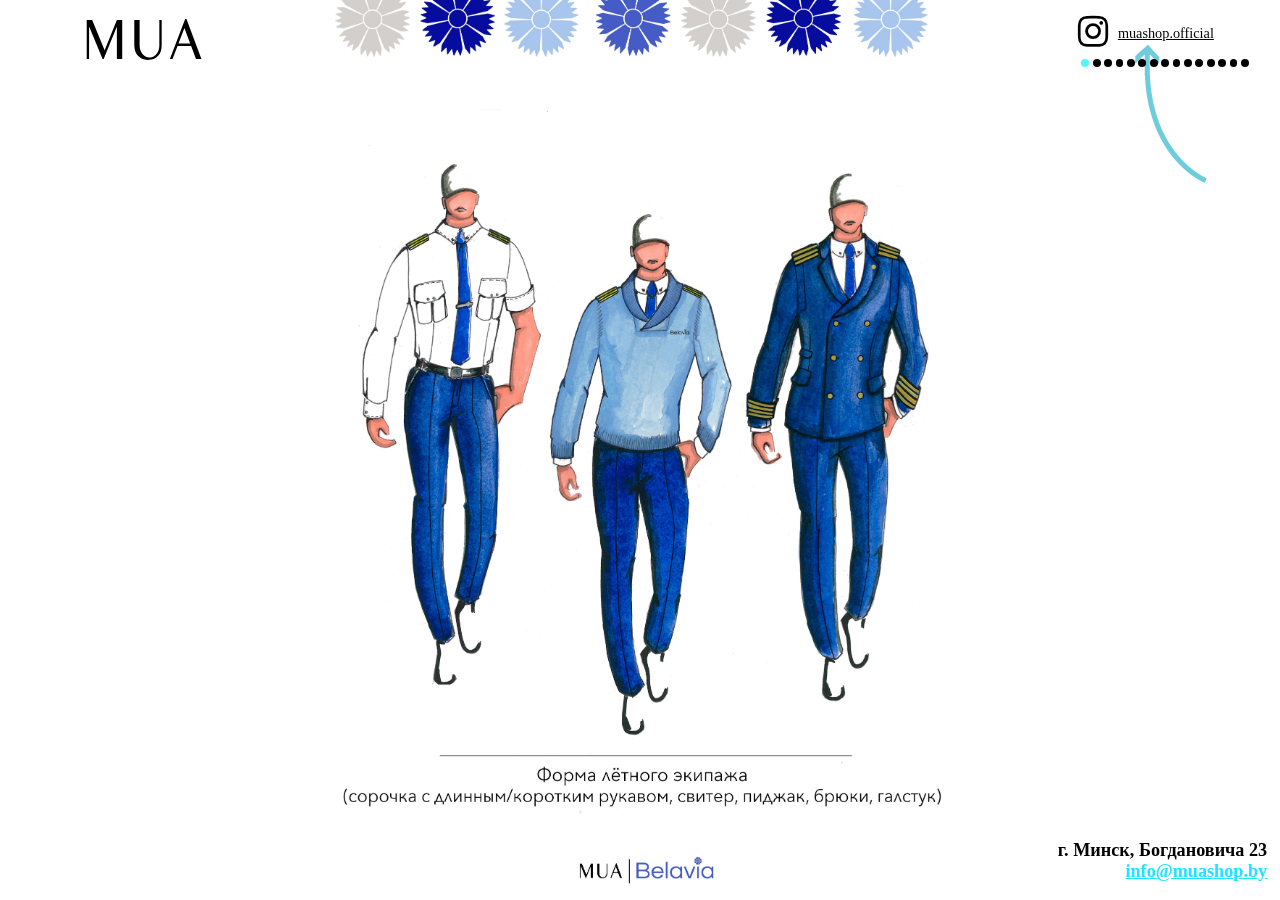
<file: index.html>
<!DOCTYPE html>
<html lang="en">
<head>
    <meta charset="utf-8">
    <title>MUA. Капсульные коллекции женской одежды</title>

    <meta http-equiv="Content-Type" content="text/html; charset=UTF-8">
    <meta name="viewport" content="user-scalable=no, width=device-width, initial-scale=1, maximum-scale=1">

    <meta name="Description" content="Женская одежда от MUA — это уникальное сочетание отличного качества, стиля,  яркого дизайна и демократичной цены.">
    <meta name="Keywords" content="mua, muashop, муа, муа шоп, муашоп, женская одежда">
    <link rel="shortcut icon" href="pic/favicon.ico" type="image/x-icon">
    <link rel="icon" href="pic/favicon.ico" type="image/x-icon">


    <link rel="stylesheet" href="https://maxcdn.bootstrapcdn.com/font-awesome/4.4.0/css/font-awesome.min.css">
    <!--<link href='https://fonts.googleapis.com/css?family=PT+Serif' rel='stylesheet' type='text/css'>-->

    <link rel="stylesheet" href="css/swiper.min.css">

    <style>

        html, body {
            position: relative;
            height: 100%;
            min-height: 100%;
            overflow: hidden;
        }

        body {
            background: #ffffff;
            font-family: Helvetica Neue, Helvetica, Arial, sans-serif;
            font-size: 14px;
            color:#000;
            margin: 0;
            padding: 0;
        }
        
        .hint {
            position: absolute;
            top: 0;
            right: 0;
        }

        .swiper-container {
            width: 100%;
            height: 100%;
        }

        .swiper-pagination-bullet {
            opacity: 1;
            background: black;
            width: 0.65em;
            height: 0.65em;
            margin: 0.15em !important;
        }
        .swiper-pagination-bullet-active {
            opacity: 1;
            background: #4ff8ff;
        }

        .swiper-slide {
            text-align: center;
            font-size: 18px;
            background: #fff;

            display: -webkit-box;
            display: -ms-flexbox;
            display: -webkit-flex;
            display: flex;
            -webkit-box-pack: center;
            -ms-flex-pack: center;
            -webkit-justify-content: center;
            justify-content: center;
            -webkit-box-align: center;
            -ms-flex-align: center;
            -webkit-align-items: center;
            align-items: center;

            min-height:100% !important;
            /*background-size:cover !important;*/
            background-size: contain !important;
        }

        .swiper-pagination {
            position: absolute;
            top: 4.8em;
            font-size: 9pt !important;
            right: 0em !important;
            margin-right: -3%;
        }

        .slide-1 { background:url("pic/belavia/01.jpg") no-repeat top center; }
        .slide-2 { background:url("pic/belavia/02.jpg") no-repeat top center; }
        .slide-3 { background:url("pic/belavia/03.jpg") no-repeat top center; }
        .slide-4 { background:url("pic/belavia/04.jpg") no-repeat top center; }
        .slide-5 { background:url("pic/belavia/05.jpg") no-repeat top center; }
        .slide-6 { background:url("pic/belavia/06.jpg") no-repeat top center; }
        .slide-7 { background:url("pic/belavia/07.jpg") no-repeat top center; }
        .slide-8 { background:url("pic/belavia/08.jpg") no-repeat top center; }
        .slide-9 { background:url("pic/belavia/09.jpg") no-repeat top center; }
        .slide-10 { background:url("pic/belavia/10.jpg") no-repeat top center; }
        .slide-11 { background:url("pic/belavia/11.jpg") no-repeat top center; }
        .slide-12 { background:url("pic/belavia/12.jpg") no-repeat top center; }
        .slide-13 { background:url("pic/belavia/13.jpg") no-repeat top center; }
        .slide-14 { background:url("pic/belavia/14.jpg") no-repeat top center; }
        .slide-15 { background:url("pic/belavia/15.jpg") no-repeat top center; }

        .head {
            position: absolute;
            z-index: 10;

            padding: 0;
            margin: 0;
            width: 90%;
            left: 5%;
            top: 0;
            font-size: 150%;
            color: white !important;
        }

        .logo {
            float: left;
        }

        .logo img{
            width: 6em;
            margin: .8em;
        }

        .links {
            float: right;
            color: white !important;
            font-size: 170%;
        }

        .links a{
            color: black !important;
            font-weight: normal !important;
            /*margin: 0.5em 1.2em;*/
            position: absolute;
            right: 3em;
            top: .4em;
        }

        .links a:hover {
            color: #6acedc !important;
        }

        .links span {
            text-decoration: underline;
            font-size: 40%;
            position: absolute;
            bottom: .7em;
            left: 2.8em;
        }

        .address {
            position: absolute;
            z-index: 10;
            bottom: 2%;
            right: 1%;
            padding: 0;
            margin: 0;
            width: 100%;
            text-align: right;
            font-size: 130%;
            color: black !important;
            font-family: 'PT Serif', serif;
            font-weight: bolder;
        }

        .address a{
            color: #20e4ff !important;
            text-decoration: underline;
            font-family: 'PT Serif', serif;
        }

        .collection {
            position: absolute;
            z-index: 10;
            bottom: 23%;
            left: 0;
        }

        .collection img {
            width: 30em;
        }

        a {
            text-decoration: none;
        }

        .mobile-only{
            display: none;
        }

        @media only screen and (max-device-width: 480px) {
            .head {
                left: 0;
                width: 99%;
                top: -1%;
            }

            .logo img{
                width: 4em;
            }

            .links {
                font-size: 135%;
            }

            .collection img{
                width: 21em;
            }

            .address {
                font-size: 113%;
            }

            .pc-only {
                display: none;
            }

            .mobile-only{
                display: block;
            }

            .swiper-pagination-bullet {
                opacity: 1;
                background: black;
                width: 0.3em;
                height: 0.3em;
                margin: 0.05em !important;
            }

            .swiper-pagination-bullet-active {
                opacity: 1;
                background: #4ff8ff;
            }
        }

    </style>
</head>
<body>

<div class="head">
    <div class="logo"><img src="pic/mua-logo.svg"></div>
    <div class="links">
        <div class="hint"><img src="pic/arrow.png"></div>
        <a href="https://instagram.com/muashop.official" class="fa fa-instagram"><span>muashop.official</span></a>
        <!--<a href="http://vk.com/muashop" class="fa fa-vk"></a>-->
    </div>
    <div class="swiper-pagination"></div>
</div>

<div class="address pc-only">г. Минск, Богдановича 23<br><a href="mailto:info@muashop.by">info@muashop.by</a></div>
<div class="address mobile-only">г. Минск, Богдановича 23<br><a href="mailto:info@muashop.by">info@muashop.by</a></div>

<div class="swiper-container">
    <div class="swiper-wrapper" id="swiper-slides">
        <div class="swiper-slide slide-1"></div>
        <div class="swiper-slide slide-2"></div>
        <div class="swiper-slide slide-3"></div>
        <div class="swiper-slide" id="sl-4"></div>
        <div class="swiper-slide" id="sl-5"></div>
        <div class="swiper-slide" id="sl-6"></div>
        <div class="swiper-slide" id="sl-7"></div>
        <div class="swiper-slide" id="sl-8"></div>
        <div class="swiper-slide" id="sl-9"></div>
        <div class="swiper-slide" id="sl-10"></div>
        <div class="swiper-slide" id="sl-11"></div>
        <div class="swiper-slide" id="sl-12"></div>
        <div class="swiper-slide" id="sl-13"></div>
        <div class="swiper-slide" id="sl-14"></div>
        <div class="swiper-slide slide-15" id="sl-15"></div>
    </div>

</div>


<script src="js/lib/swiper.min.js"></script>

<script>
    var i = 3;

    var swiper = new Swiper('.swiper-container', {
        pagination: '.swiper-pagination',
        paginationClickable: true,
        loop: true,
        keyboardControl: true,
        autoplay: 1800
    });

    function populateSwiper() {
        i++;
        var slideToLoad = document.getElementById('sl-' + i);
        if(slideToLoad) {
            slideToLoad.className = 'swiper-slide slide-' + i;
            loadSwiperSlides()
        }
    }

    function loadSwiperSlides() {
        if(i < 16) {
            setTimeout(populateSwiper, 500);
        } else {
            return
        }
    }

    loadSwiperSlides()
</script>

<!-- Yandex.Metrika counter --> <script type="text/javascript" > (function (d, w, c) { (w[c] = w[c] || []).push(function() { try { w.yaCounter46344624 = new Ya.Metrika({ id:46344624, clickmap:true, trackLinks:true, accurateTrackBounce:true, webvisor:true }); } catch(e) { } }); var n = d.getElementsByTagName("script")[0], s = d.createElement("script"), f = function () { n.parentNode.insertBefore(s, n); }; s.type = "text/javascript"; s.async = true; s.src = "https://mc.yandex.ru/metrika/watch.js"; if (w.opera == "[object Opera]") { d.addEventListener("DOMContentLoaded", f, false); } else { f(); } })(document, window, "yandex_metrika_callbacks"); </script> <noscript><div><img src="https://mc.yandex.ru/watch/46344624" style="position:absolute; left:-9999px;" alt="" /></div></noscript> <!-- /Yandex.Metrika counter -->

</body>
</html>
</file>
